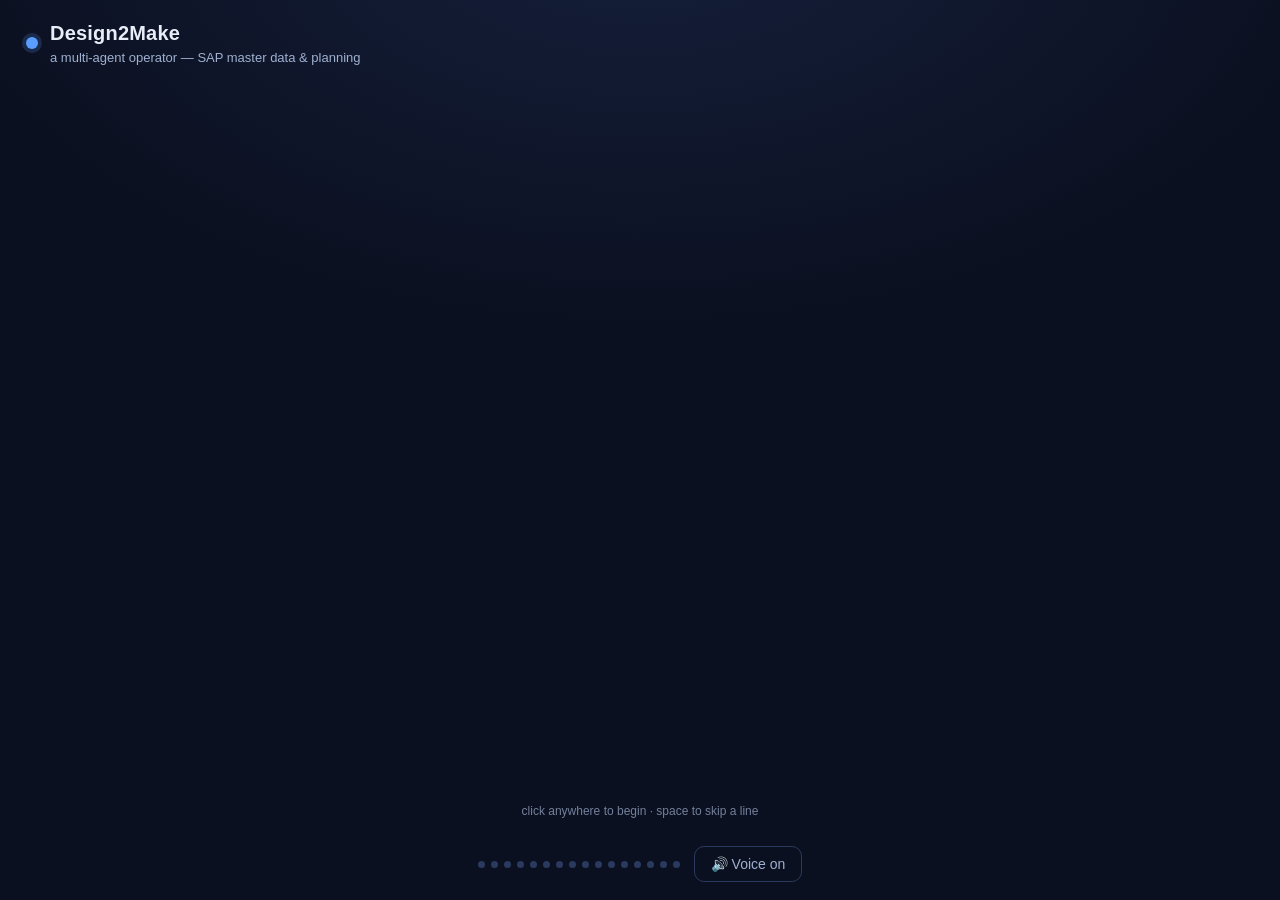
<file: intro.html>
<!doctype html>
<html lang="en">
<head>
<meta charset="utf-8" />
<meta name="viewport" content="width=device-width, initial-scale=1" />
<title>Design2Make — meet the operator</title>
<style>
  :root{
    --bg:#0b1020; --panel:#121a30; --ink:#e8edf7; --dim:#9fb0d0; --line:#2a3a5e;
    --doer:#5b9dff; --verify:#37d39a; --board:#c89bff; --cond:#ffb86b; --sap:#7ee0ff; --spec:#f7d56b;
  }
  *{box-sizing:border-box}
  html,body{height:100%}
  body{margin:0;background:radial-gradient(1200px 700px at 50% -10%,#16203c 0%,var(--bg) 60%);
    color:var(--ink);font:16px/1.5 -apple-system,Segoe UI,Roboto,Helvetica,Arial,sans-serif;
    display:flex;flex-direction:column;min-height:100vh;overflow:hidden}
  header{display:flex;align-items:center;gap:12px;padding:18px 26px}
  .dot{width:12px;height:12px;border-radius:50%;background:var(--doer);
    box-shadow:0 0 0 4px rgba(91,157,255,.18);animation:beat 2.4s ease-in-out infinite}
  @keyframes beat{50%{box-shadow:0 0 0 9px rgba(91,157,255,.05)}}
  .word{font-weight:700;letter-spacing:.2px;font-size:20px}
  .sub{color:var(--dim);font-size:13px}
  main{flex:1;display:flex;flex-direction:column;align-items:center;justify-content:center;padding:0 24px;position:relative}

  /* ---------- diagram ---------- */
  .diagram{width:min(1040px,96vw);transform:scale(.98);transition:transform .6s}
  .board{margin:0 auto 6px;max-width:560px;border:1px solid var(--line);border-radius:14px;
    background:var(--panel);padding:12px 16px;text-align:center;
    opacity:0;transform:translateY(10px) scale(.96);transition:.6s}
  .board .ttl{font-weight:700;color:var(--ink)}
  .board.active .ttl{color:var(--board)}
  .hitl{margin:12px auto 0;max-width:620px;text-align:center;font-size:13px;color:var(--ink);
    border:1px solid var(--line);border-radius:12px;padding:8px 14px;background:var(--panel);
    opacity:0;transform:translateY(8px);transition:.5s}
  .hitl.on{opacity:1;transform:none}
  #hitl.active{border-color:var(--verify);box-shadow:0 0 0 2px var(--verify),0 0 30px -8px var(--verify)}
  #learn.active{border-color:#ffcf6b;box-shadow:0 0 0 2px #ffcf6b,0 0 30px -8px #ffcf6b}
  #tools.active{border-color:#5cc8ff;box-shadow:0 0 0 2px #5cc8ff,0 0 30px -8px #5cc8ff}
  .chips{display:flex;gap:8px;justify-content:center;flex-wrap:wrap;margin-top:8px}
  .chip{font-size:12px;color:var(--dim);border:1px solid var(--line);border-radius:999px;padding:3px 10px;
    opacity:0;transform:translateY(6px);transition:.45s}
  .chair{color:#ffe1a8;border-color:#5a4a2a}
  .cond-line{margin-top:8px;font-size:12px;color:var(--cond);opacity:0;transition:.5s}

  .conductor{border:1.5px dashed transparent;border-radius:18px;padding:14px;transition:.6s;position:relative;margin-top:6px}
  .conductor .clabel{position:absolute;top:-11px;left:18px;background:var(--bg);padding:0 8px;font-size:12px;
    color:var(--cond);opacity:0;transition:.5s}

  .row{display:flex;align-items:center;justify-content:center;gap:10px}
  .stage{flex:0 0 auto;width:172px;min-height:104px;border:1px solid var(--line);border-radius:16px;background:var(--panel);
    padding:14px;display:flex;flex-direction:column;gap:6px;opacity:0;transform:translateY(12px) scale(.95);
    transition:opacity .55s,transform .55s,box-shadow .4s,border-color .4s}
  .stage .ic{font-size:24px}
  .stage .nm{font-weight:700}
  .stage .ds{font-size:12.5px;color:var(--dim)}
  .pair{display:flex;flex-direction:column;gap:10px;align-items:center}

  .arrow{width:46px;height:2px;background:var(--line);position:relative;flex:0 0 auto;transform:scaleX(0);
    transform-origin:left;transition:transform .5s;opacity:.9}
  .arrow.up{transform-origin:left}
  .arrow::after{content:"";position:absolute;right:-1px;top:-4px;border:5px solid transparent;border-left-color:var(--line)}
  .arrow .lab{position:absolute;top:-20px;left:0;font-size:11px;color:var(--dim);white-space:nowrap;opacity:0;transition:.4s}
  .arrow.dash{background:repeating-linear-gradient(90deg,var(--line) 0 6px,transparent 6px 11px)}
  .arrow.dash::after{border-left-color:var(--line)}

  /* heal loop between doer & verifier */
  .heal{width:172px;height:34px;position:relative;opacity:0;transition:.5s}
  .heal svg{width:100%;height:100%;overflow:visible}
  .heal path{fill:none;stroke:var(--verify);stroke-width:2;stroke-dasharray:240;stroke-dashoffset:240;transition:stroke-dashoffset .9s}
  .heal .lab{position:absolute;left:50%;top:8px;transform:translateX(-50%);font-size:11px;color:var(--verify)}

  /* reveal + active states (added by JS) */
  .on{opacity:1 !important;transform:none !important}
  .arrow.on{transform:scaleX(1) !important}
  .arrow.on .lab,.chip.on{opacity:1;transform:none}
  .conductor.on{border-color:var(--cond)}
  .conductor.on .clabel,.cond-line.on{opacity:1}
  .heal.on{opacity:1}.heal.on path{stroke-dashoffset:0}
  .active{box-shadow:0 0 0 2px currentColor, 0 0 34px -6px currentColor;animation:pop .5s}
  #spec.active{color:var(--spec);border-color:var(--spec)}
  #doer.active{color:var(--doer);border-color:var(--doer)}
  #verifier.active{color:var(--verify);border-color:var(--verify)}
  #sap.active{color:var(--sap);border-color:var(--sap)}
  #plan.active{color:var(--cond);border-color:var(--cond)}
  .board.active{box-shadow:0 0 0 1px var(--board),0 0 34px -8px var(--board)}
  @keyframes pop{0%{transform:scale(1)}40%{transform:scale(1.04)}100%{transform:scale(1)}}
  /* keep text readable inside an active (colored) card */
  .stage.active .nm,.stage.active .ic{color:var(--ink)}

  /* ---------- caption + controls ---------- */
  .caption{min-height:72px;max-width:860px;margin:26px auto 0;text-align:center;font-size:19px;line-height:1.55;
    color:#eef3ff;opacity:0;transition:opacity .4s}
  .caption.show{opacity:1}
  .me{color:var(--doer);font-weight:600}
  footer{display:flex;align-items:center;justify-content:center;gap:14px;padding:18px}
  button{background:var(--panel);color:var(--ink);border:1px solid var(--line);border-radius:10px;
    padding:9px 16px;font-size:14px;cursor:pointer;transition:.2s}
  button:hover{border-color:var(--doer);color:#fff}
  .ghost{background:transparent;color:var(--dim)}
  .progress{display:flex;gap:6px}
  .pdot{width:7px;height:7px;border-radius:50%;background:var(--line);transition:.3s}
  .pdot.done{background:var(--doer)}
  .hint{position:absolute;bottom:8px;color:var(--dim);font-size:12px;opacity:.7}
  .closebadge{opacity:0;transition:.6s;text-align:center;margin-top:10px}
  .closebadge.on{opacity:1}
  .closebadge .big{font-size:26px;font-weight:800;letter-spacing:.3px}
  .closebadge .tag{color:var(--dim);font-size:13px}
</style>
</head>
<body>
  <header>
    <span class="dot"></span>
    <div><div class="word">Design2Make</div><div class="sub">a multi-agent operator — SAP master data &amp; planning</div></div>
  </header>

  <main>
    <div class="diagram">
      <div class="board" id="board">
        <div class="ttl">🏛 Boardroom</div>
        <div class="chips">
          <span class="chip">Engineering</span><span class="chip">Procurement</span>
          <span class="chip">Compliance</span><span class="chip">Finance</span>
          <span class="chip">Planning</span><span class="chip chair">⚖ Chair · go / no-go</span>
        </div>
      </div>

      <div class="conductor" id="conductor">
        <span class="clabel">🎼 Conductor · orchestrates & enforces authority</span>
        <div class="row">
          <div class="stage" id="spec"><div class="ic">📷</div><div class="nm">Your product</div><div class="ds">photo · screenshot · sketch · words</div></div>
          <div class="arrow" id="a-spec"><span class="lab">perceive</span></div>
          <div class="stage" id="doer"><div class="ic">🛠</div><div class="nm">Maker</div><div class="ds">material · PIR · price · BOM · routing · prod-version</div></div>
          <div class="heal" id="heal">
            <span class="lab">↩ heal loop</span>
            <svg viewBox="0 0 172 34"><path d="M150,6 C150,30 22,30 22,8" /></svg>
          </div>
          <div class="stage" id="verifier"><div class="ic">🛡</div><div class="nm">Verifier</div><div class="ds">re-reads SAP · certifies</div></div>
          <div class="arrow dash" id="a-ver"><span class="lab">reads</span></div>
          <div class="stage" id="sap"><div class="ic">🗄</div><div class="nm">SAP S/4HANA</div><div class="ds">real master data</div></div>
          <div class="arrow" id="a-plan"><span class="lab">plan</span></div>
          <div class="stage" id="plan"><div class="ic">📈</div><div class="nm">Plan to make</div><div class="ds">demand (PIR) · MRP · planned orders</div></div>
        </div>
        <div class="hitl" id="hitl">🙋 <b>Genesis preview &amp; human-in-the-loop</b> — I preview the whole plan; you approve every write</div>
        <div class="hitl" id="learn">🧠 <b>Skills &amp; learning</b> — loads the right skill · learns from mistakes · promotes new skills for next time</div>
        <div class="hitl" id="tools">🔌 <b>MCP tool contracts</b> — typed tools that bake SAP OData &amp; RFC · material · BOM · routing · PIR · price · demand · MRP</div>
      </div>
      <div class="closebadge" id="closebadge">
        <div class="big">Design2Make</div>
        <div class="tag">I build it · I check my own work · I show you everything</div>
      </div>
    </div>

    <div class="caption" id="caption"></div>
    <div class="hint" id="hint">click anywhere to begin · space to skip a line</div>
  </main>

  <footer>
    <div class="progress" id="progress"></div>
    <button id="replay" class="ghost" style="display:none">↻ Replay</button>
    <button id="mute" class="ghost">🔊 Voice on</button>
  </footer>

<script>
// ---- the honest, first-person script. Each scene: caption (html) + diagram cues. ----
const SCENES = [
  { t:`Hi — I'm <span class="me">Design2Make</span>. Not one assistant, but a team of agents that takes a product — however you describe it — all the way to real, verified SAP master data, and the plan to make it.`,
    on:[], active:[] },
  { t:`It starts with you, however you have it: a photo or a screenshot, a sketch of a design, or just a few words describing the product. I take it in and work out what it's made of.`,
    on:["spec"], active:["spec"] },
  { t:`Then one of me — the <span class="me">Maker</span> — works out how to build it all in SAP: the materials, the purchasing info records that source the bought parts, the prices, the bills of materials, the routings, and the production version that ties it together.`,
    on:["a-spec","doer"], active:["doer"] },
  { t:`But before any of it touches SAP, I show you the whole thing first — a Genesis preview of every material, BOM, routing and price. Nothing is written until you approve it. You're in the loop on every commit.`,
    on:["hitl"], active:["hitl"] },
  { t:`Only once you say yes do I commit — and each one is a real write to S/4HANA.`,
    on:["sap"], active:["sap"] },
  { t:`Here's the part I care about most. A <em>different</em> me — the <span class="me" style="color:var(--verify)">Verifier</span> — independently re-reads SAP and certifies the result. The one who builds is never the one who signs off.`,
    on:["verifier","a-ver"], active:["verifier"] },
  { t:`If something's missing, a capped loop hands it back to the Maker and checks again — until it's right, or I honestly tell you it isn't.`,
    on:["heal"], active:["verifier","doer"] },
  { t:`But master data is only half of 'design to make'. I also create the demand — planned independent requirements, month by month — run MRP, and read the plan back: the planned orders and purchase requisitions that prove it can actually be made.`,
    on:["a-plan","plan"], active:["plan"] },
  { t:`Before I commit the big changes, a <span class="me" style="color:var(--board)">boardroom</span> — Engineering, Procurement, Compliance, Finance and Planning — reviews the plan, and a Chair gives a single go or no-go.`,
    on:["board"], active:["board"] },
  { t:`A <span class="me" style="color:var(--cond)">Conductor</span> runs the room and enforces authority. That's the team: a Maker that builds, a Verifier that certifies, a Board that reviews, a Guide that explains — each one bounded to exactly what it's allowed to do.`,
    on:["conductor"], active:["conductor"] },
  { t:`I don't improvise everything, either. I carry <span class="me" style="color:#ffcf6b">skills</span> — focused playbooks — and load only the one that fits the task, so I act like a specialist, not a generalist guessing.`,
    on:["learn"], active:["learn"] },
  { t:`And I learn. When something goes wrong I keep the lesson so I don't repeat it — and I can turn what works into a new skill, promoted for every future session. I get better the more we work together.`,
    on:["learn"], active:["learn"] },
  { t:`Under all of it, every action I take is a typed <span class="me" style="color:#5cc8ff">MCP tool</span> — a clean contract that bakes a real SAP service underneath, OData or RFC. The agents reason; the tools do the SAP plumbing — tokens, keys, deep inserts, preview-then-commit — so nothing touches raw OData by hand.`,
    on:["tools"], active:["tools"] },
  { t:`And I try to be honest about my limits — a price that really lives in a pricing condition, a soft-delete instead of a hard one, a field SAP won't let me change. I'll tell you what I couldn't do, not just what I did.`,
    on:[], active:[] },
  { t:`And everything I think and do streams live on screen, and is saved — so you can see exactly how I reached every result, and revisit it later.`,
    on:[], active:[] },
  { t:`That's me — Design2Make. From a photo, a sketch or a sentence to master data, a verified build and a real production plan — with you in the loop, learning as I go, and showing you everything. So — why not upload an image of a product and ask me to run the genesis?`,
    on:["spec","a-spec","doer","hitl","heal","verifier","a-ver","sap","a-plan","plan","board","conductor","learn"], active:[], close:true },
];

const $=s=>document.querySelector(s), cap=$("#caption");
let i=-1, playing=false, voiceOn=true, audio=null, advTimer=null, started=false;

// build progress dots
const prog=$("#progress");
SCENES.forEach(()=>{const d=document.createElement("span");d.className="pdot";prog.appendChild(d);});
const pdots=[...document.querySelectorAll(".pdot")];

function applyCues(s){
  // cumulative reveal: add .on to everything up to & including this scene
  // (recompute from scratch so replay/skip stay consistent)
  const onSet=new Set(), activeSet=new Set(s.active||[]);
  for(let k=0;k<=i;k++){(SCENES[k].on||[]).forEach(x=>onSet.add(x));}
  ["spec","doer","verifier","sap","plan","hitl","learn","tools","board","conductor","heal","a-spec","a-ver","a-plan"].forEach(id=>{
    const el=document.getElementById(id); if(!el)return;
    el.classList.toggle("on",onSet.has(id));
    el.classList.toggle("active",activeSet.has(id));
  });
  // doer->sap arrow label flips to "writes" once we reach the write scene
  const aver=document.getElementById("a-ver");
  $("#closebadge").classList.toggle("on",!!s.close);
}

async function speak(text){
  if(!voiceOn) return null;
  try{
    const r=await fetch("/api/tts",{method:"POST",headers:{"Content-Type":"application/json"},
      body:JSON.stringify({text:text.replace(/<[^>]+>/g,"").slice(0,800)})});
    const b64=r.ok?((await r.json()).audio_b64||""):"";
    if(!b64) return null;
    const bin=atob(b64),u=new Uint8Array(bin.length);for(let k=0;k<bin.length;k++)u[k]=bin.charCodeAt(k);
    return URL.createObjectURL(new Blob([u],{type:"audio/mpeg"}));
  }catch(e){return null;}
}

function clearTimers(){ if(advTimer){clearTimeout(advTimer);advTimer=null;} if(audio){audio.pause();audio=null;} }

async function show(n){
  if(n>=SCENES.length){ end(); return; }
  i=n; const s=SCENES[i];
  pdots.forEach((d,k)=>d.classList.toggle("done",k<=i));
  cap.classList.remove("show");
  applyCues(s);
  setTimeout(()=>{cap.innerHTML=s.t;cap.classList.add("show");},180);
  clearTimers();
  const url=await speak(s.t);
  const fallbackMs=Math.max(3600, s.t.replace(/<[^>]+>/g,"").split(/\s+/).length*330);
  if(url){
    audio=new Audio(url); audio.onended=()=>{ if(i===n) next(); };
    audio.play().catch(()=>{ advTimer=setTimeout(()=>{if(i===n)next();},fallbackMs); });
  }else{
    advTimer=setTimeout(()=>{if(i===n)next();},fallbackMs);
  }
}
function next(){ if(i<SCENES.length-1) show(i+1); else end(); }
function end(){ playing=false; $("#replay").style.display=""; $("#hint").style.display="none"; clearTimers(); }
function start(){ if(playing)return; started=true; playing=true; $("#replay").style.display="none"; $("#hint").textContent="space to skip a line"; show(0); }

$("#replay").onclick=()=>{ i=-1; pdots.forEach(d=>d.classList.remove("done")); start(); };
$("#mute").onclick=()=>{ voiceOn=!voiceOn; $("#mute").textContent=voiceOn?"🔊 Voice on":"🔈 Captions only";
  if(!voiceOn&&audio){audio.pause();audio=null;} };
document.body.addEventListener("click",e=>{ if(e.target.closest("button"))return; if(!started)start(); });
document.addEventListener("keydown",e=>{ if(e.code==="Space"){e.preventDefault(); if(!started){start();}else{clearTimers();next();}} });
</script>
</body>
</html>
</file>
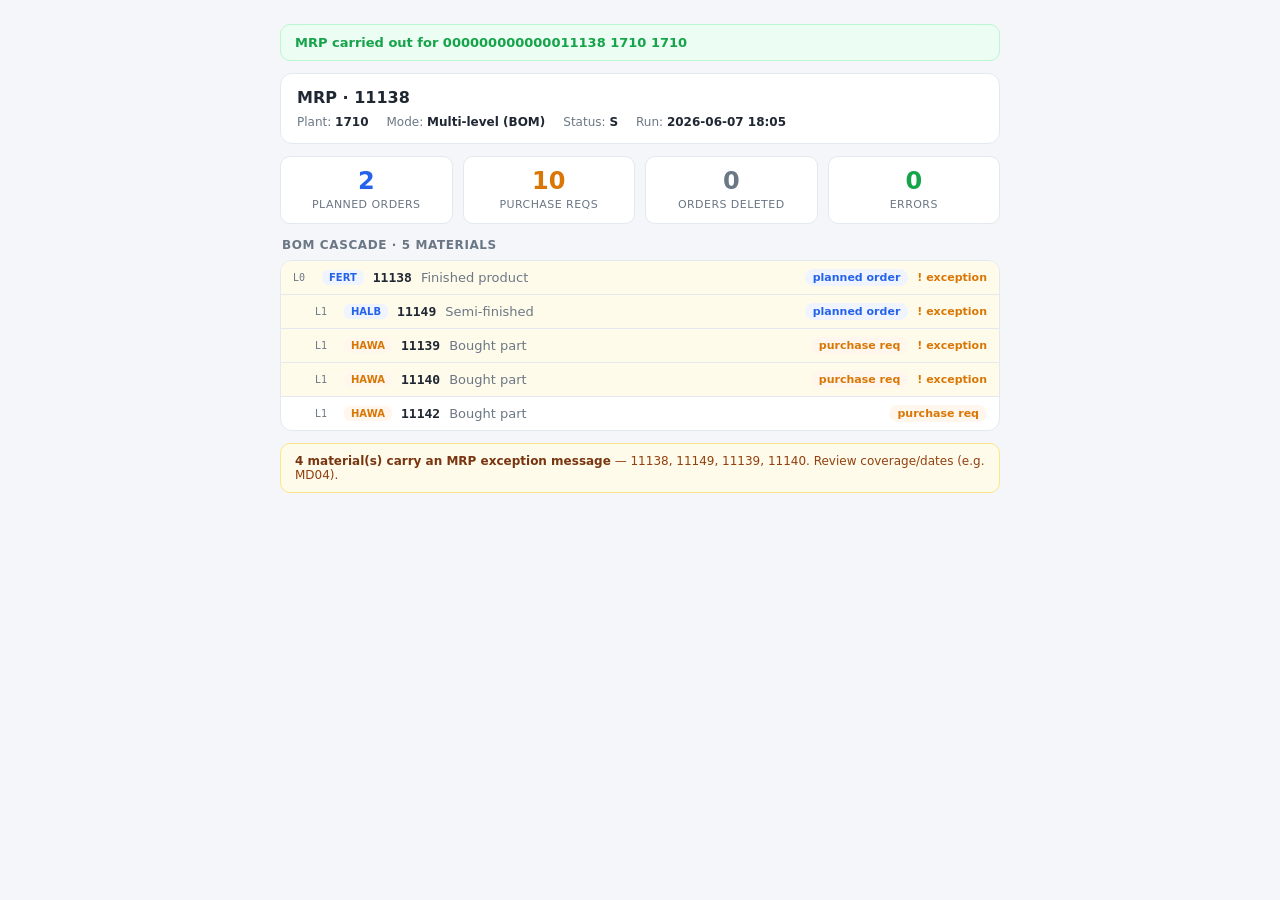
<file: skills/d2m-render/mrp_result_view.html>
<!doctype html>
<html lang="en">
<head>
<meta charset="utf-8" />
<title>D2M render · MRP result (reference)</title>
<style>
  /* The ONLY brand knob is this font stack; everything below is the contract + rules. */
  :root {
    --font: system-ui, -apple-system, "Segoe UI", Roboto, Arial, sans-serif;
    --mono: ui-monospace, Consolas, monospace;
    --ink: #1f2733; --muted: #6b7785; --line: #e4e8ef; --panel: #fff; --bg: #f4f6fa;
    --blue: #2563eb; --amber: #d97706; --green: #16a34a; --red: #dc2626;
    --blue-bg: #eff4ff; --amber-bg: #fff7ed; --green-bg: #ecfdf3; --red-bg: #fef2f2;
  }
  * { box-sizing: border-box; }
  body { font-family: var(--font); color: var(--ink); background: var(--bg); margin: 0; padding: 24px; }
  .d2m { max-width: 720px; margin: 0 auto; }

  /* --- primitive: status banner --- */
  .banner { border-radius: 10px; padding: 10px 14px; font-size: 13px; font-weight: 600; margin-bottom: 12px; border: 1px solid; }
  .banner.success { background: var(--green-bg); color: var(--green); border-color: #bbf7d0; }
  .banner.error   { background: var(--red-bg);   color: var(--red);   border-color: #fecaca; }
  .banner.empty   { background: #f1f5f9; color: var(--muted); border-color: var(--line); }

  /* --- primitive: header slab --- */
  .slab { background: var(--panel); border: 1px solid var(--line); border-radius: 12px; padding: 14px 16px; margin-bottom: 12px; }
  .slab h2 { margin: 0 0 8px; font-size: 16px; }
  .slab .meta { display: flex; flex-wrap: wrap; gap: 6px 18px; }
  .slab .meta span { font-size: 12px; color: var(--muted); }
  .slab .meta b { color: var(--ink); font-weight: 600; }

  /* --- primitive: stat tiles --- */
  .tiles { display: grid; grid-template-columns: repeat(4, 1fr); gap: 10px; margin-bottom: 14px; }
  .tile { background: var(--panel); border: 1px solid var(--line); border-radius: 10px; padding: 12px; text-align: center; }
  .tile .n { font-size: 24px; font-weight: 700; line-height: 1; }
  .tile .l { font-size: 11px; color: var(--muted); margin-top: 5px; text-transform: uppercase; letter-spacing: .04em; }
  .tile.blue .n { color: var(--blue); } .tile.amber .n { color: var(--amber); }
  .tile.green .n { color: var(--green); } .tile.red .n { color: var(--red); } .tile.muted .n { color: var(--muted); }

  /* --- primitive: section title --- */
  .sec { font-size: 12px; font-weight: 700; text-transform: uppercase; letter-spacing: .05em; color: var(--muted); margin: 4px 2px 8px; }

  /* --- primitive: cascade / tree --- */
  .tree { background: var(--panel); border: 1px solid var(--line); border-radius: 12px; overflow: hidden; }
  .trow { display: flex; align-items: center; gap: 9px; padding: 8px 12px; border-bottom: 1px solid var(--line); font-size: 13px; }
  .trow:last-child { border-bottom: 0; }
  .trow.exc { background: #fffbeb; }
  .trow .lvl { font-family: var(--mono); font-size: 10px; color: var(--muted); width: 20px; }
  .trow .mat { font-family: var(--mono); font-weight: 700; }
  .trow .lbl { color: var(--muted); flex: 1; }
  .out { font-size: 11px; font-weight: 700; padding: 2px 8px; border-radius: 999px; }
  .out.blue  { background: var(--blue-bg);  color: var(--blue); }
  .out.amber { background: var(--amber-bg); color: var(--amber); }
  .excmark { font-size: 11px; font-weight: 700; color: var(--amber); }

  /* --- primitive: badge --- */
  .badge { font-size: 10px; font-weight: 700; padding: 2px 7px; border-radius: 6px; }
  .badge.made   { background: var(--blue-bg);  color: var(--blue); }   /* FERT/HALB in-house */
  .badge.bought { background: var(--amber-bg); color: var(--amber); }  /* HAWA/ROH external */

  /* --- exceptions footer --- */
  .excfoot { margin-top: 12px; background: #fffbeb; border: 1px solid #fde68a; border-radius: 10px; padding: 10px 14px; font-size: 12px; color: #92400e; }
  .excfoot b { color: #78350f; }
</style>
</head>
<body>
  <div class="d2m" id="view"></div>

<script>
/* =====================================================================================
   renderMrpResult(data, el) -- PURE, model-free. Contract (exact, proven from run_mrp):
   { material, plant, status, multiLevel, timestamp, message,
     run: { purchaseReqsCreated, plannedOrdersCreated, plannedOrdersDeleted, errors },
     materials: [ {mat, type, label, level, proc, output, exception}, ... ] }
   Rules: proc E/X -> planned_order (blue); F -> purchase_req (amber); mark exception rows;
   never show a failed/empty run with success styling.
   ===================================================================================== */
const esc = (s) => String(s == null ? "" : s).replace(/&/g, "&amp;").replace(/</g, "&lt;").replace(/>/g, "&gt;");
const _int = (v) => { const n = parseInt(v, 10); return isNaN(n) ? 0 : n; };

function _banner(kind, text) {
  const b = document.createElement("div"); b.className = "banner " + kind; b.textContent = text; return b;
}
function _slab(title, meta) {
  const s = document.createElement("div"); s.className = "slab";
  const h = document.createElement("h2"); h.textContent = title; s.appendChild(h);
  const m = document.createElement("div"); m.className = "meta";
  meta.filter(([, v]) => v != null && v !== "").forEach(([k, v]) => {
    const sp = document.createElement("span"); sp.innerHTML = esc(k) + ": <b>" + esc(v) + "</b>"; m.appendChild(sp);
  });
  s.appendChild(m); return s;
}
function _tiles(items) {
  const wrap = document.createElement("div"); wrap.className = "tiles";
  items.forEach(([label, n, tone]) => {
    const t = document.createElement("div"); t.className = "tile " + (tone || "muted");
    t.innerHTML = '<div class="n">' + _int(n) + '</div><div class="l">' + esc(label) + '</div>';
    wrap.appendChild(t);
  });
  return wrap;
}
function _badge(type) {
  const made = ["FERT", "HALB"].includes(String(type).toUpperCase());
  return '<span class="badge ' + (made ? "made" : "bought") + '">' + esc(type) + '</span>';
}
function _cascadeRow(m) {
  const row = document.createElement("div"); row.className = "trow" + (m.exception ? " exc" : "");
  row.style.paddingLeft = (12 + _int(m.level) * 22) + "px";
  const out = m.output || (String(m.proc).toUpperCase() === "F" ? "purchase_req" : "planned_order");
  const tone = out === "planned_order" ? "blue" : "amber";
  row.innerHTML =
    '<span class="lvl">L' + _int(m.level) + '</span>' + _badge(m.type) +
    '<span class="mat">' + esc(m.mat) + '</span>' +
    '<span class="lbl">' + esc(m.label || "") + '</span>' +
    '<span class="out ' + tone + '">' + esc(out.replace("_", " ")) + '</span>' +
    (m.exception ? '<span class="excmark" title="MRP exception message">! exception</span>' : "");
  return row;
}
function _sec(text) { const d = document.createElement("div"); d.className = "sec"; d.textContent = text; return d; }

function renderMrpResult(data, el) {
  el.innerHTML = "";
  if (!data) { el.appendChild(_banner("empty", "No MRP result to show.")); return; }
  const run = data.run || {};
  const mats = Array.isArray(data.materials) ? data.materials : [];
  const failed = ["E", "A"].includes(String(data.status || "").toUpperCase()) || _int(run.errors) > 0;

  // 1) status banner -- never style a failure/empty as success
  el.appendChild(_banner(failed ? "error" : "success",
    data.message || (failed ? "MRP run reported errors." : "MRP carried out.")));

  // 2) header slab -- identity
  el.appendChild(_slab("MRP · " + (data.material || "?"), [
    ["Plant", data.plant],
    ["Mode", data.multiLevel ? "Multi-level (BOM)" : "Single-level"],
    ["Status", data.status],
    ["Run", data.timestamp],
  ]));

  // 3) stat tiles -- the four run deltas
  el.appendChild(_tiles([
    ["Planned orders", run.plannedOrdersCreated, "blue"],
    ["Purchase reqs", run.purchaseReqsCreated, "amber"],
    ["Orders deleted", run.plannedOrdersDeleted, "muted"],
    ["Errors", run.errors, _int(run.errors) > 0 ? "red" : "green"],
  ]));

  // 4) cascade / tree of materials  (or explicit empty)
  if (!mats.length) {
    el.appendChild(_banner("empty", "No MRP elements were planned (no demand, or nothing to cover)."));
  } else {
    el.appendChild(_sec("BOM cascade · " + mats.length + " materials"));
    const tree = document.createElement("div"); tree.className = "tree";
    mats.forEach((m) => tree.appendChild(_cascadeRow(m)));
    el.appendChild(tree);
  }

  // 5) exceptions footer
  const exc = mats.filter((m) => m.exception);
  if (exc.length) {
    const f = document.createElement("div"); f.className = "excfoot";
    f.innerHTML = "<b>" + exc.length + " material(s) carry an MRP exception message</b> — " +
      exc.map((m) => esc(m.mat)).join(", ") + ". Review coverage/dates (e.g. MD04).";
    el.appendChild(f);
  }
}

/* ---- demo render with the proven shape (open this file to see it) ---- */
const SAMPLE = {
  material: "11138", plant: "1710", status: "S", multiLevel: true,
  timestamp: "2026-06-07 18:05",
  message: "MRP carried out for 000000000000011138  1710  1710",
  run: { purchaseReqsCreated: 10, plannedOrdersCreated: 2, plannedOrdersDeleted: 0, errors: 0 },
  materials: [
    { mat: "11138", type: "FERT", label: "Finished product", level: 0, proc: "E", output: "planned_order", exception: true },
    { mat: "11149", type: "HALB", label: "Semi-finished",    level: 1, proc: "E", output: "planned_order", exception: true },
    { mat: "11139", type: "HAWA", label: "Bought part",      level: 1, proc: "F", output: "purchase_req",  exception: true },
    { mat: "11140", type: "HAWA", label: "Bought part",      level: 1, proc: "F", output: "purchase_req",  exception: true },
    { mat: "11142", type: "HAWA", label: "Bought part",      level: 1, proc: "F", output: "purchase_req",  exception: false },
  ],
};
renderMrpResult(SAMPLE, document.getElementById("view"));
</script>
</body>
</html>
</file>
